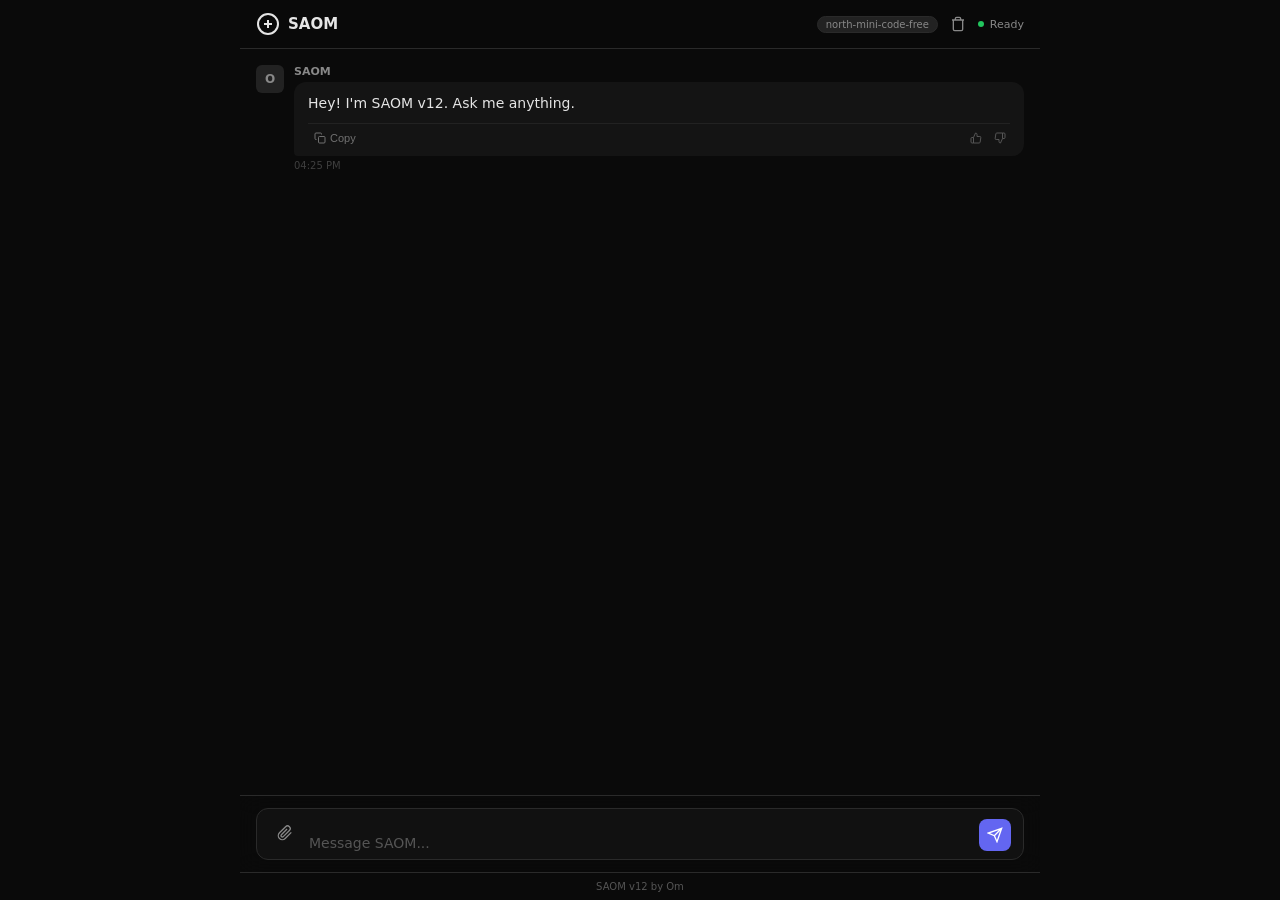
<file: index.html>
<!DOCTYPE html>
<html lang="en">
<head>
<meta charset="UTF-8">
<meta name="viewport" content="width=device-width, initial-scale=1.0, maximum-scale=1.0, user-scalable=no">
<title>SAOM</title>
<style>
*{margin:0;padding:0;box-sizing:border-box}
:root{--bg:#0a0a0a;--surface:#111;--surface2:#1a1a1a;--surface3:#222;--border:#2a2a2a;--text:#e5e5e5;--text2:#888;--text3:#555;--accent:#6366f1;--user:#6366f1;--bot:#141414;--green:#22c55e}
body{font-family:-apple-system,BlinkMacSystemFont,'Segoe UI',system-ui,sans-serif;background:var(--bg);color:var(--text);height:100dvh;overflow:hidden}
#app{display:flex;flex-direction:column;height:100dvh;max-width:800px;margin:0 auto;position:relative}

header{padding:12px 16px;display:flex;align-items:center;justify-content:space-between;border-bottom:1px solid var(--border);background:rgba(10,10,10,0.85);backdrop-filter:blur(12px);-webkit-backdrop-filter:blur(12px);flex-shrink:0;position:sticky;top:0;z-index:10}
.logo{display:flex;align-items:center;gap:8px}
.logo svg{width:24px;height:24px}
.logo span{font-weight:600;font-size:15px}
.status{display:flex;align-items:center;gap:6px;font-size:11px;color:var(--text2)}
.dot{width:6px;height:6px;border-radius:50%;background:var(--green);flex-shrink:0}
.dot.loading{animation:pulse 1s infinite}
@keyframes pulse{0%,100%{opacity:1}50%{opacity:.3}}
.llm-badge{font-size:10px;padding:2px 8px;border-radius:10px;background:var(--surface3);color:var(--text2);border:1px solid var(--border);cursor:default;transition:background .2s}
.llm-badge:hover{background:var(--border)}
.header-actions{display:flex;align-items:center;gap:8px}
.icon-btn{background:none;border:none;color:var(--text2);cursor:pointer;padding:4px;border-radius:6px;display:flex;align-items:center;justify-content:center;transition:background .2s}
.icon-btn:hover{background:var(--surface3)}
.icon-btn svg{width:16px;height:16px}
#upload-btn{flex-shrink:0;padding:8px;margin-bottom:2px}

#messages{flex:1;overflow-y:auto;padding:16px;display:flex;flex-direction:column;gap:16px;scroll-behavior:smooth}
.msg{display:flex;gap:10px;max-width:100%;animation:fadeIn .2s ease;position:relative}
@keyframes fadeIn{from{opacity:0;transform:translateY(4px)}to{opacity:1;transform:none}}
.avatar{width:28px;height:28px;border-radius:6px;display:flex;align-items:center;justify-content:center;font-size:12px;font-weight:600;flex-shrink:0}
.avatar.user{background:var(--accent);color:#fff}
.avatar.bot{background:var(--surface3);color:var(--text2)}
.msg-content{flex:1;min-width:0}
.msg-name{font-size:11px;font-weight:600;margin-bottom:4px;color:var(--text2)}
.msg-text{font-size:14px;line-height:1.65;padding:10px 14px;background:var(--bot);border-radius:12px 12px 12px 4px;position:relative;min-height:20px}
.msg.user .msg-text{background:var(--accent);color:#fff;border-radius:12px 12px 4px 12px}
.msg-body{white-space:pre-wrap;word-break:break-word}
.msg-text code{background:rgba(0,0,0,0.3);padding:1px 5px;border-radius:3px;font-size:13px;font-family:'SF Mono',Consolas,monospace}
.msg-text pre{background:rgba(0,0,0,0.4);border:1px solid var(--border);border-radius:8px;padding:12px;margin:8px 0;overflow-x:auto}
.msg-text pre code{background:none;padding:0}
.msg-time{font-size:10px;color:var(--text3);margin-top:4px;opacity:.7}

.msg-actions{display:flex;align-items:center;justify-content:space-between;margin-top:8px;padding-top:6px;border-top:1px solid rgba(255,255,255,0.06);gap:8px}
.copy-btn{background:none;border:none;color:var(--text2);cursor:pointer;padding:2px 6px;border-radius:4px;font-size:11px;display:inline-flex;align-items:center;gap:4px;transition:all .2s;opacity:0.8}
.copy-btn:hover{background:var(--surface3);color:var(--text);opacity:1}
.msg.user .msg-actions{border-top-color:rgba(255,255,255,0.18)}
.msg.user .copy-btn{color:rgba(255,255,255,0.75)}
.msg.user .copy-btn:hover{background:rgba(255,255,255,0.15);color:#fff}
.msg-feedback{display:flex;gap:4px;margin-left:auto}
.feedback-btn{background:none;border:none;color:var(--text3);cursor:pointer;padding:2px 4px;border-radius:4px;display:inline-flex;align-items:center;justify-content:center;transition:all .2s}
.feedback-btn:hover{color:var(--accent)}
.feedback-btn.active{color:var(--accent)}

.cursor{display:inline-block;width:2px;height:14px;background:var(--accent);margin-left:2px;animation:blink 1s infinite;vertical-align:text-bottom}
@keyframes blink{0%,50%{opacity:1}51%,100%{opacity:0}}

.typing{display:flex;gap:4px;padding:8px 0}
.typing span{width:5px;height:5px;background:var(--text2);border-radius:50%;animation:bounce 1.4s infinite ease-in-out}
.typing span:nth-child(2){animation-delay:.2s}
.typing span:nth-child(3){animation-delay:.4s}
@keyframes bounce{0%,80%,100%{transform:scale(.5);opacity:.3}40%{transform:scale(1);opacity:1}}

#input-area{padding:12px 16px;border-top:1px solid var(--border);background:rgba(10,10,10,0.9);backdrop-filter:blur(12px);-webkit-backdrop-filter:blur(12px);flex-shrink:0}
#input-wrap{display:flex;align-items:flex-end;gap:8px;background:var(--surface);border:1px solid var(--border);border-radius:12px;padding:8px 12px;transition:border-color .2s}
#input-wrap:focus-within{border-color:var(--accent)}
#chat-input{flex:1;background:none;border:none;color:var(--text);font-size:14px;font-family:inherit;outline:none;resize:none;max-height:120px}
#chat-input::placeholder{color:var(--text3)}
#send-btn{width:32px;height:32px;border-radius:8px;border:none;background:var(--accent);color:#fff;cursor:pointer;display:flex;align-items:center;justify-content:center;flex-shrink:0;transition:opacity .2s,transform .1s}
#send-btn:hover{transform:scale(1.05)}
#send-btn:disabled{opacity:.3;cursor:not-allowed;transform:none}
#send-btn svg{width:16px;height:16px}

footer{padding:8px 16px;text-align:center;font-size:10px;color:var(--text3);border-top:1px solid var(--border);flex-shrink:0}

@media(max-width:640px){
  #app{max-width:100%}
  header{padding:10px 12px}
  #messages{padding:12px;gap:12px}
  #input-area{padding:8px 12px}
  .avatar{width:24px;height:24px;font-size:10px}
  .msg-text{font-size:13px;padding:8px 10px}
  .msg-content .msg-name{font-size:10px}
}
</style>
</head>
<body>
<div id="app">
  <header>
    <div class="logo">
      <svg viewBox="0 0 24 24" fill="none" stroke="currentColor" stroke-width="2"><circle cx="12" cy="12" r="10"/><path d="M8 12h8M12 8v8"/></svg>
      <span>SAOM</span>
    </div>
    <div class="header-actions">
      <span class="llm-badge" id="llm">north-mini-code-free</span>
      <button class="icon-btn" id="clear-btn" title="Clear chat">
        <svg viewBox="0 0 24 24" fill="none" stroke="currentColor" stroke-width="2"><path d="M3 6h18M8 6V4a2 2 0 012-2h4a2 2 0 012 2v2m3 0v14a2 2 0 01-2 2H7a2 2 0 01-2-2V6h14"/></svg>
      </button>
      <div class="status"><span class="dot" id="dot"></span><span id="status-text">Ready</span></div>
    </div>
  </header>
  <div id="messages"></div>
  <div id="input-area">
    <div id="input-wrap">
      <input type="file" id="file-input" accept=".py,.php,.html,.htm,.js,.jsx,.ts,.tsx,.java,.go,.rb,.c,.cpp,.h,.cs,.css,.sql,.sh,.json" style="display:none" onchange="handleFileUpload(this.files[0])">
      <button id="upload-btn" class="icon-btn" title="Upload a code file to find bugs" onclick="document.getElementById('file-input').click()">
        <svg viewBox="0 0 24 24" width="18" height="18" fill="none" stroke="currentColor" stroke-width="2"><path d="M21.44 11.05l-9.19 9.19a6 6 0 01-8.49-8.49l9.19-9.19a4 4 0 015.66 5.66l-9.2 9.19a2 2 0 01-2.83-2.83l8.49-8.48"/></svg>
      </button>
      <textarea id="chat-input" rows="1" placeholder="Message SAOM..." onkeydown="handleKey(event)" oninput="autoResize(this)"></textarea>
      <button id="send-btn" onclick="send()"><svg viewBox="0 0 24 24" fill="none" stroke="currentColor" stroke-width="2"><path d="M22 2L11 13M22 2l-7 20-4-9-9-4z"/></svg></button>
    </div>
  </div>
  <footer>SAOM v12 by Om</footer>
</div>
<script>
var SESSION='s'+Date.now(),WORKING=false;
var CONV_HISTORY=[];
var MAX_HISTORY=20;

function saveSession(){
  try{
    localStorage.setItem('saom_session',JSON.stringify({
      sessionId:SESSION,
      history:CONV_HISTORY.slice(-MAX_HISTORY)
    }));
  }catch(e){console.error('saveSession failed',e);}
}

// Restore session or show default greeting
(function(){
  var saved=localStorage.getItem('saom_session');
  if(saved){
    try{
      var data=JSON.parse(saved);
      if(data&&data.history&&data.history.length>0){
        CONV_HISTORY=data.history;
        SESSION=data.sessionId||SESSION;
        for(var i=0;i<data.history.length;i++){
          var h=data.history[i];
          addMsg(h.role,h.content,h.name,false);
        }
        scrollBottom();
        return;
      }
    }catch(e){console.error('loadSession failed',e);}
  }
  addMsg('bot','Hey! I\'m SAOM v12. Ask me anything.','SAOM',true);
})();

function handleKey(e){if(e.key==='Enter'&&!e.shiftKey){e.preventDefault();send()}}
function autoResize(el){el.style.height='auto';el.style.height=Math.min(el.scrollHeight,120)+'px'}

async function handleFileUpload(file){
  if(!file) return;
  document.getElementById('file-input').value='';  // allow re-selecting the same file later

  addMsg('user', 'Uploaded '+file.name+' for review', 'You', true);
  var msgObj = addMsg('assistant', 'Uploading\u2026', 'SAOM', true);
  setStatus('working','Analyzing file');

  var fd = new FormData();
  fd.append('file', file);
  fd.append('session_id', SESSION);
  var uploadResp;
  try{
    var r = await fetch('/api/upload', {method:'POST', body: fd});
    uploadResp = await r.json();
    if(!r.ok || uploadResp.error){
      msgObj.msgBody.innerHTML = renderRichText('Upload failed: ' + (uploadResp.error || r.status));
      setStatus('ready','Ready');
      return;
    }
  }catch(e){
    msgObj.msgBody.innerHTML = renderRichText('Upload failed: ' + e.message);
    setStatus('ready','Ready');
    return;
  }

  msgObj.msgBody.innerHTML = renderRichText(
    'Reviewing ' + uploadResp.filename + ' (' + uploadResp.language + ', ' + uploadResp.size + ' bytes)\u2026 this can take a bit for a full review.');

  var jobId = uploadResp.job_id, tries = 0, maxTries = 180;  // up to ~3 min of polling
  var poll = async function(){
    tries++;
    var statusResp;
    try{
      var sr = await fetch('/api/analyze/' + jobId);
      statusResp = await sr.json();
    }catch(e){
      msgObj.msgBody.innerHTML = renderRichText('Lost connection while checking analysis status: ' + e.message);
      setStatus('ready','Ready');
      return;
    }
    if(statusResp.status === 'done'){
      var reportText = 'Review of ' + uploadResp.filename + ':\n\n' + statusResp.bugs_report;
      var html = renderRichText(reportText);
      if(statusResp.has_fixed_code){
        html += '<div style="margin-top:10px"><a href="/api/download/' + jobId + '" download ' +
                'style="display:inline-flex;align-items:center;gap:6px;padding:6px 12px;background:var(--accent);' +
                'color:#fff;border-radius:8px;text-decoration:none;font-size:13px">\u2b07 Download fixed file</a></div>';
        reportText += '\n\n[Download link available for 2 hours after analysis \u2014 re-upload if it expires]';
      }
      msgObj.msgBody.innerHTML = html;
      if(msgObj.historyIndex>=0 && CONV_HISTORY[msgObj.historyIndex]){
        CONV_HISTORY[msgObj.historyIndex].content = reportText;
        saveSession();
      }
      attachActions(msgObj.msgText, 'assistant');
      setStatus('ready','Ready');
      scrollBottom();
      return;
    }
    if(statusResp.status === 'error'){
      msgObj.msgBody.innerHTML = renderRichText('Analysis failed: ' + (statusResp.error || 'unknown error'));
      setStatus('ready','Ready');
      return;
    }
    if(tries >= maxTries){
      msgObj.msgBody.innerHTML = renderRichText('Still running \u2014 this is taking longer than expected. Try again shortly.');
      setStatus('ready','Ready');
      return;
    }
    setTimeout(poll, 1000);
  };
  poll();
}

function setStatus(s,t){document.getElementById('dot').className='dot'+(s==='working'?' loading':'');document.getElementById('status-text').textContent=t}
function scrollBottom(){var m=document.getElementById('messages');m.scrollTop=m.scrollHeight}

function attachActions(msgTextEl,role){
  if(msgTextEl.querySelector('.msg-actions')) return;
  var actions=document.createElement('div');
  actions.className='msg-actions';
  var html='<button class="copy-btn" onclick="copyMsg(this)" title="Copy text"><svg viewBox="0 0 24 24" width="12" height="12" fill="none" stroke="currentColor" stroke-width="2"><rect x="9" y="9" width="13" height="13" rx="2"/><path d="M5 15H4a2 2 0 01-2-2V4a2 2 0 012-2h9a2 2 0 012 2v1"/></svg><span>Copy</span></button>';
  // Feedback (helpful/not helpful) only makes sense on the assistant's replies,
  // not on the user's own message bubble.
  if(role!=='user'){
    html+='<div class="msg-feedback"><button class="feedback-btn" onclick="feedback(this,1)" title="Helpful"><svg viewBox="0 0 24 24" width="12" height="12" fill="none" stroke="currentColor" stroke-width="2"><path d="M14 9V5a3 3 0 00-3-3l-4 9v11h11.28a2 2 0 002-1.7l1.38-9a2 2 0 00-2-2.3zM7 22H4a2 2 0 01-2-2v-7a2 2 0 012-2h3"/></svg></button><button class="feedback-btn" onclick="feedback(this,0)" title="Not helpful"><svg viewBox="0 0 24 24" width="12" height="12" fill="none" stroke="currentColor" stroke-width="2"><path d="M10 15v4a3 3 0 003 3l4-9V2H5.72a2 2 0 00-2 1.7l-1.38 9a2 2 0 002 2.3zm7-13h3a2 2 0 012 2v7a2 2 0 01-2 2h-3"/></svg></button></div>';
  }
  actions.innerHTML=html;
  msgTextEl.appendChild(actions);
}

// Minimal, safe markdown-ish rendering: escapes HTML first (so nothing the
// model or user typed can inject markup), then turns ```code fences```,
// `inline code`, and **bold** into real elements. The CSS already has
// .msg-text pre/code rules defined but nothing used to actually produce
// <pre>/<code> elements — messages were always plain text.
function escapeHtml(s){
  return s.replace(/&/g,'&amp;').replace(/</g,'&lt;').replace(/>/g,'&gt;');
}
function renderRichText(text){
  var out=escapeHtml(text);
  out=out.replace(/```[a-zA-Z0-9_+-]*\n?([\s\S]*?)```/g,function(m,code){
    return '<pre><code>'+code.replace(/\n$/,'')+'</code></pre>';
  });
  out=out.replace(/`([^`\n]+)`/g,'<code>$1</code>');
  out=out.replace(/\*\*([^*\n]+)\*\*/g,'<strong>$1</strong>');
  return out;
}

function addMsg(role,text,name,save){
  if(save===undefined) save=true;
  var d=document.createElement('div');
  d.className='msg '+(role==='user'?'user':'');
  var av=role==='user'?'<div class="avatar user">Y</div>':'<div class="avatar bot">O</div>';
  var nm=name||(role==='user'?'You':'SAOM');
  
  d.innerHTML=av+'<div class="msg-content"><div class="msg-name">'+nm+'</div><div class="msg-text"><div class="msg-body"></div></div><div class="msg-time">'+new Date().toLocaleTimeString([],{hour:'2-digit',minute:'2-digit'})+'</div></div>';
  
  var msgText=d.querySelector('.msg-text');
  var msgBody=d.querySelector('.msg-body');
  msgBody.innerHTML=renderRichText(text);

  document.getElementById('messages').appendChild(d);
  scrollBottom();

  var idx = -1;
  if(save){
    CONV_HISTORY.push({role:role,content:text,name:nm});
    idx = CONV_HISTORY.length - 1;
    saveSession();
  }

  if(text && text.length>0){
    attachActions(msgText,role);
  }

  return {msgText:msgText, msgBody:msgBody, historyIndex:idx};
}

function copyMsg(btn){
  var msgText=btn.closest('.msg-text');
  var msgBody=msgText?msgText.querySelector('.msg-body'):null;
  var text=msgBody?msgBody.textContent:'';
  var label=btn.querySelector('span');
  
  navigator.clipboard.writeText(text).then(function(){
    if(label) label.textContent='Copied!';
    setTimeout(function(){ if(label) label.textContent='Copy'; },1500);
  }).catch(function(){
    if(label) label.textContent='Failed';
    setTimeout(function(){ if(label) label.textContent='Copy'; },1500);
  });
}

function feedback(btn,liked){
  btn.classList.add('active');
  setTimeout(function(){btn.classList.remove('active')},1000);
}

function showTyping(){
  var d=document.createElement('div');d.className='msg';d.id='typing-msg';
  d.innerHTML='<div class="avatar bot">O</div><div class="msg-content"><div class="msg-name">SAOM</div><div class="typing"><span></span><span></span><span></span></div></div>';
  document.getElementById('messages').appendChild(d);scrollBottom();
}
function removeTyping(){var e=document.getElementById('typing-msg');if(e)e.remove()}

function clearChat(){
  CONV_HISTORY=[];
  document.getElementById('messages').innerHTML='';
  addMsg('bot','Hey! I\'m SAOM v12. Ask me anything.','SAOM',true);
  saveSession();
}
document.getElementById('clear-btn').addEventListener('click',clearChat);

async function send(){
  var input=document.getElementById('chat-input');
  var msg=input.value.trim();
  if(!msg||WORKING)return;
  input.value='';input.style.height='auto';
  
  addMsg('user',msg);
  WORKING=true;showTyping();setStatus('working','Thinking...');

  var msgObj=null,started=false,fullText='';
  try{
    var resp=await fetch('/api/chat/stream',{
      method:'POST',
      headers:{'Content-Type':'application/json'},
      body:JSON.stringify({message:msg,session_id:SESSION,history:CONV_HISTORY.slice(-16)})
    });

    if(!resp.ok){
      // Rate-limit (429), auth (401), or a server error all come back as a plain
      // JSON body, not an SSE stream. Previously this fell straight into the
      // stream-reading loop below, which silently skipped every non-"data: "
      // line and surfaced nothing — the request visibly did nothing, which
      // looked identical to "stuck" whether or not it was actually rate-limited.
      var errText='Request failed (HTTP '+resp.status+').';
      try{
        var errJson=await resp.json();
        if(errJson&&errJson.error) errText=errJson.error;
      }catch(e){}
      removeTyping();
      addMsg('assistant',errText,'SAOM',true);
      setStatus('ready','Ready');
      WORKING=false;
      return;
    }

    var reader=resp.body.getReader(),dec=new TextDecoder(),buf='';
    while(true){
      var res=await reader.read();
      if(res.done) break;
      buf+=dec.decode(res.value,{stream:true});
      var lines=buf.split('\n');
      buf=lines.pop();
      
      for(var i=0;i<lines.length;i++){
        var line=lines[i];
        if(!line.startsWith('data: '))continue;
        try{
          var c=JSON.parse(line.slice(6));
          if(c.provider){
            document.getElementById('llm').textContent=c.provider;
            continue;
          }
          if(!started){
            removeTyping();
            msgObj=addMsg('assistant','','SAOM',true);
            started=true;
            setStatus('working','Generating...');
          }
          if(c.chunk&&msgObj){
            fullText+=c.chunk;
            msgObj.msgBody.textContent=fullText;
            if(msgObj.historyIndex>=0 && CONV_HISTORY[msgObj.historyIndex]){
              CONV_HISTORY[msgObj.historyIndex].content=fullText;
              saveSession();
            }
            scrollBottom();
          }
          if(c.done&&c.full&&msgObj){
            fullText=c.full;
            msgObj.msgBody.innerHTML=renderRichText(fullText);
            if(msgObj.historyIndex>=0 && CONV_HISTORY[msgObj.historyIndex]){
              CONV_HISTORY[msgObj.historyIndex].content=fullText;
              saveSession();
            }
            scrollBottom();
          }
        }catch(e){}
      }
    }
    
    if(!started){
      removeTyping();
      msgObj=addMsg('assistant','No response','SAOM',true);
      fullText='No response';
    }
    
    // STREAMING CLOSED -> Attach Copy/Feedback actions & update saved history
    if(msgObj && msgObj.msgText){
      msgObj.msgBody.innerHTML=renderRichText(fullText);
      attachActions(msgObj.msgText,'assistant');
      if(msgObj.historyIndex>=0 && CONV_HISTORY[msgObj.historyIndex]){
        CONV_HISTORY[msgObj.historyIndex].content=fullText;
        saveSession();
      }
    }
    setStatus('ready','Ready');
  }catch(e){
    removeTyping();
    addMsg('assistant','Error: '+e.message);
    setStatus('ready','Ready');
  }
  WORKING=false;
}
</script>
</body>
</html>
</file>
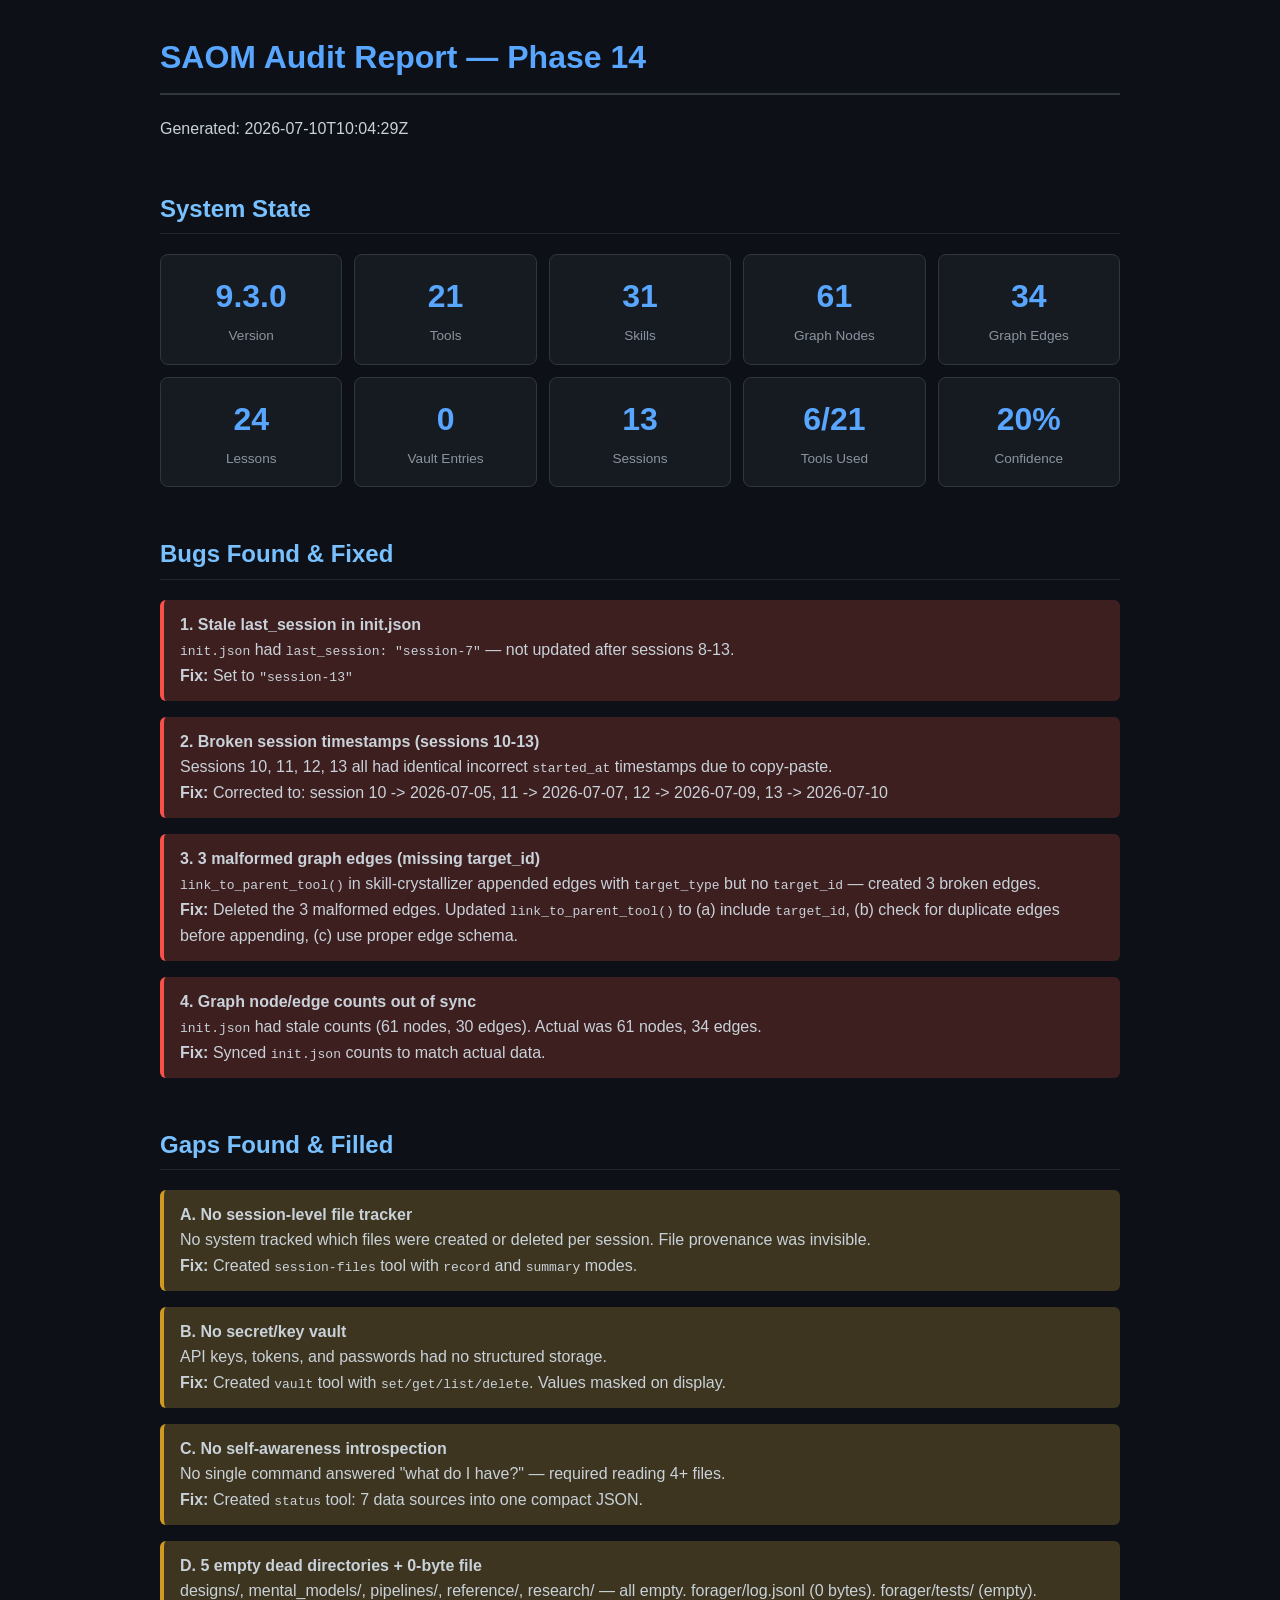
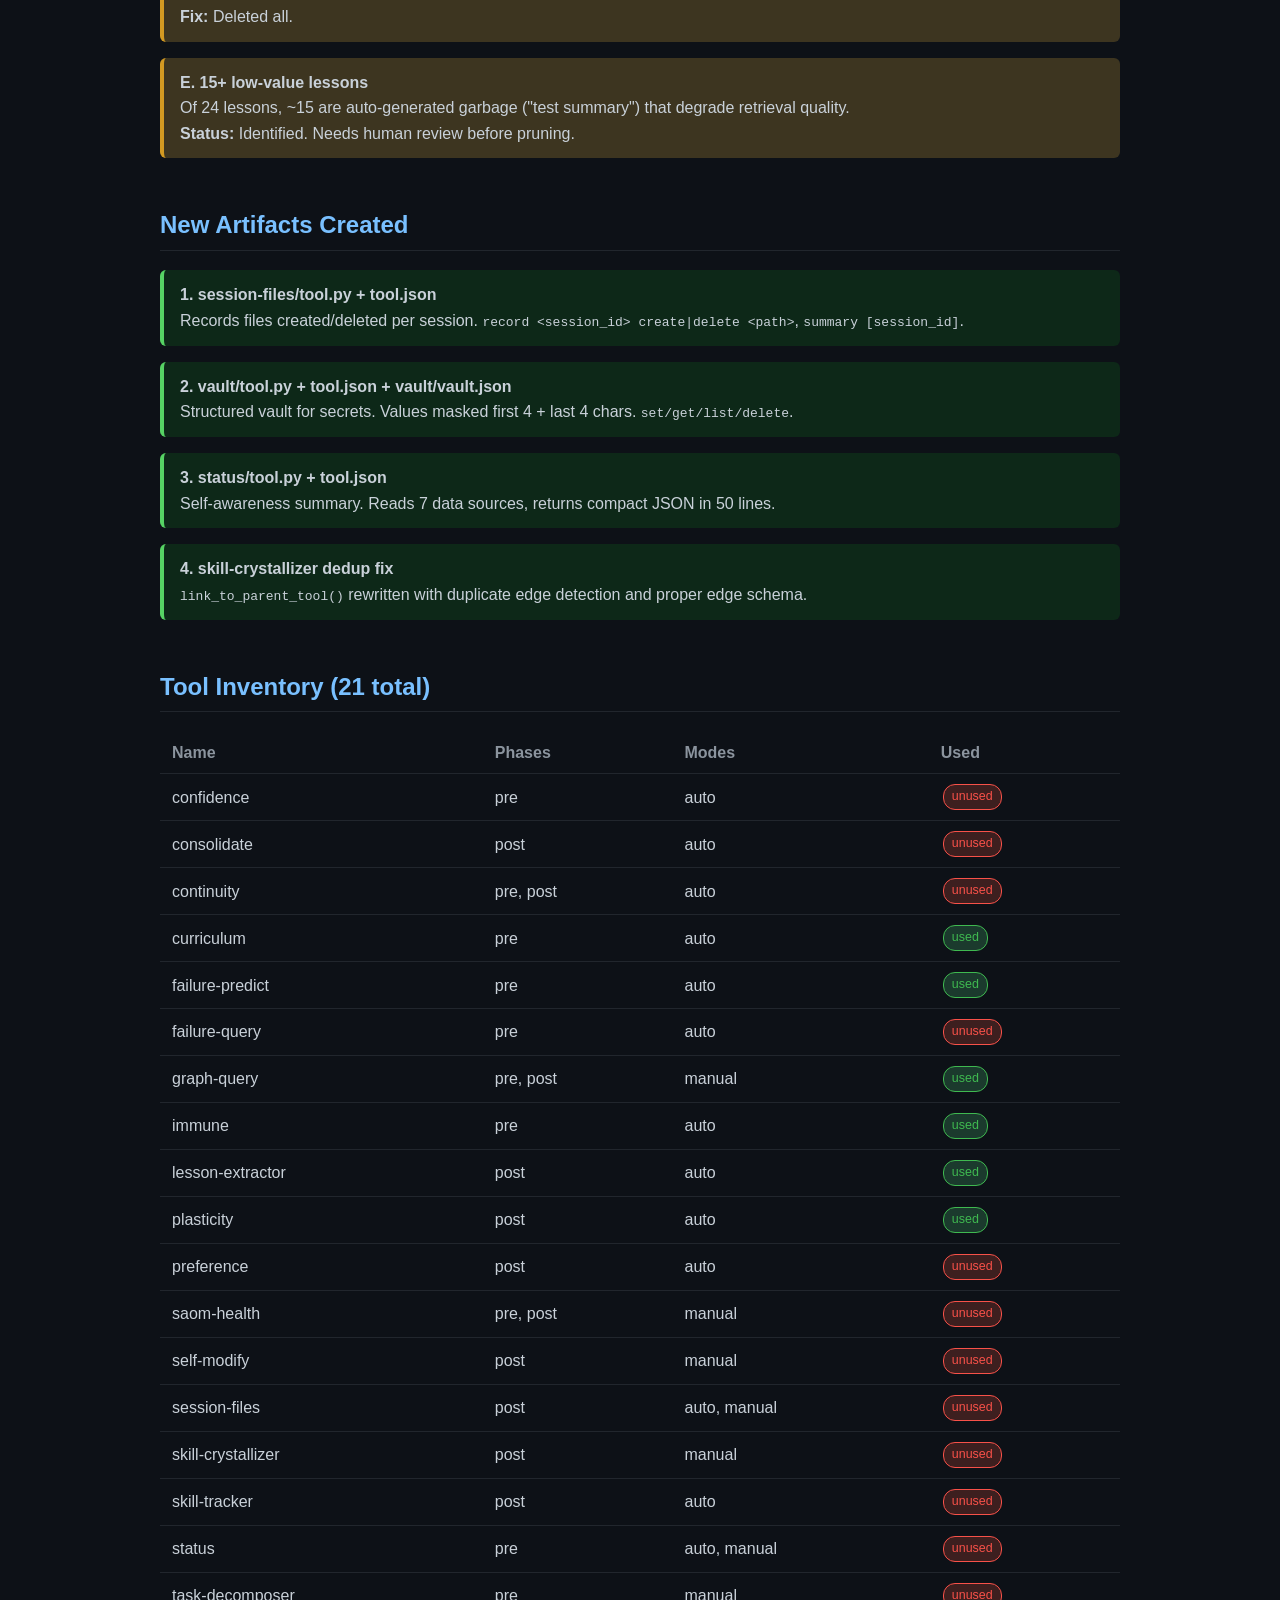
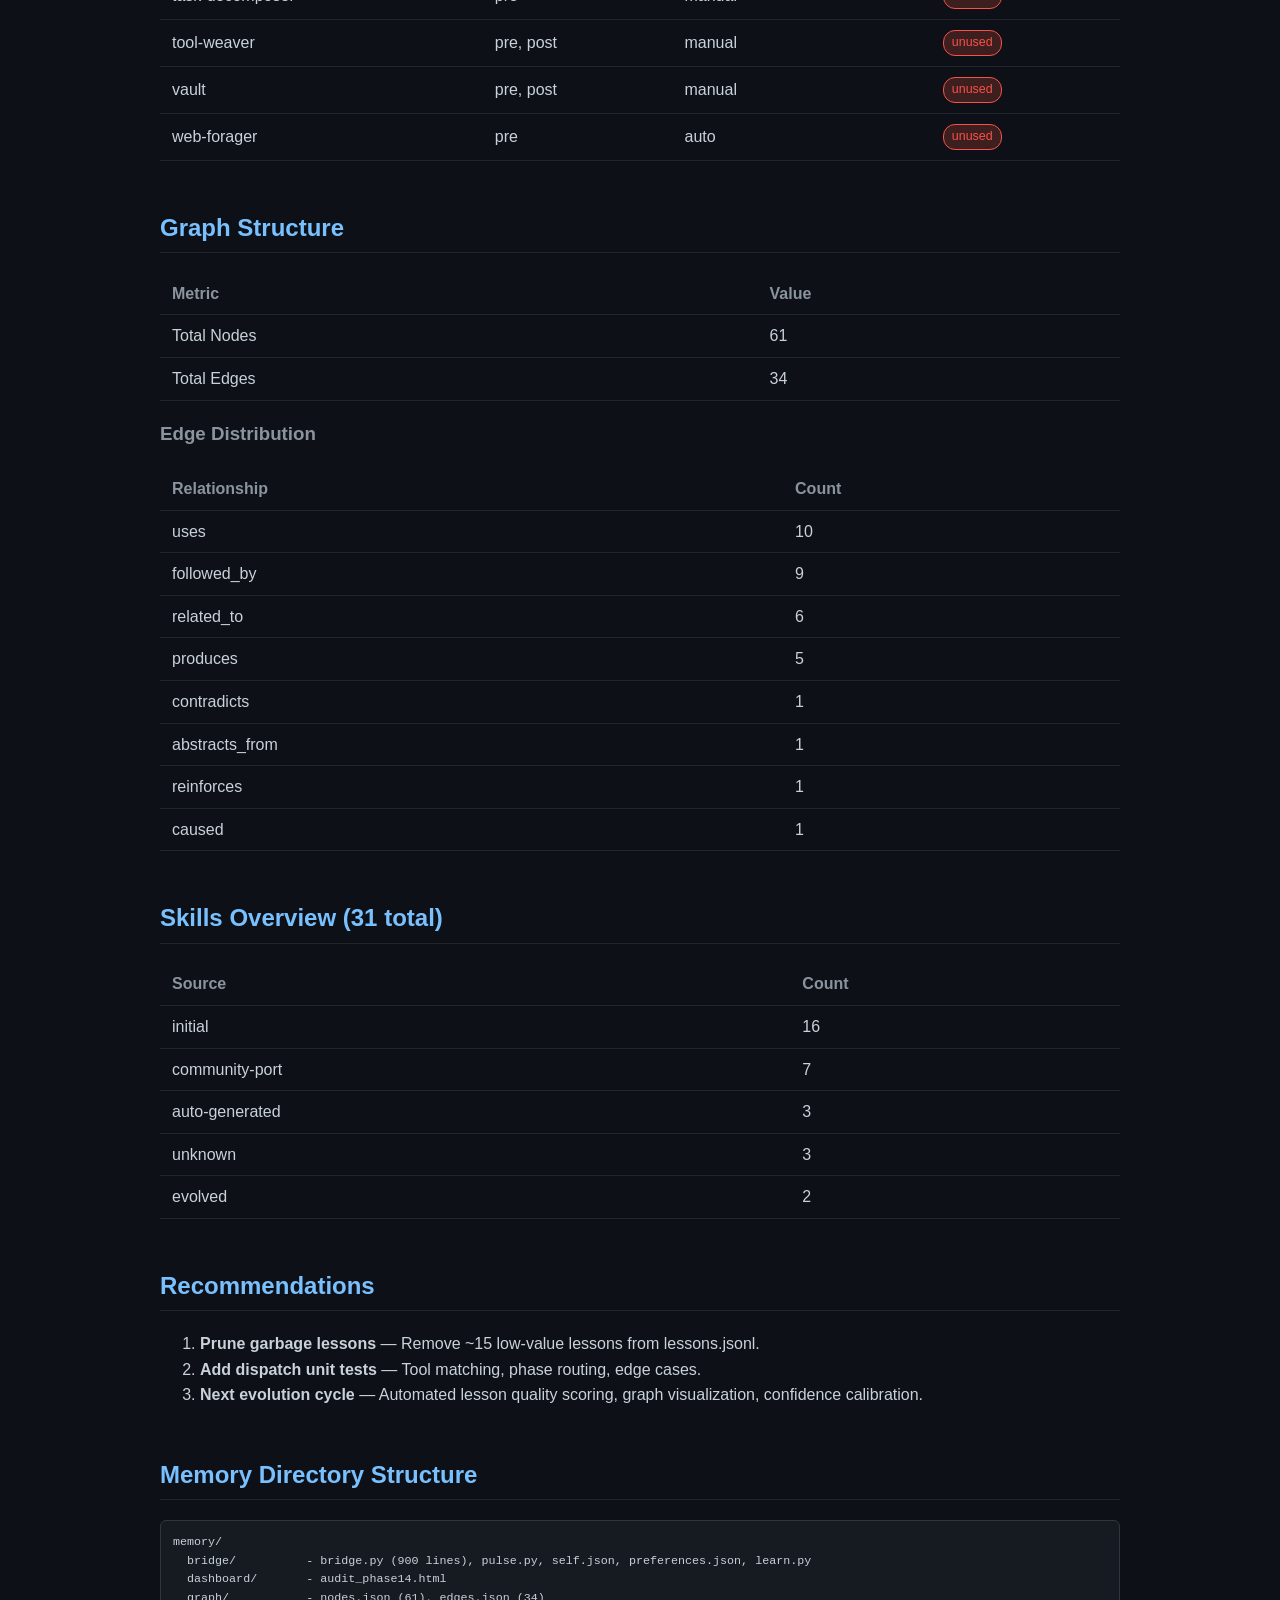
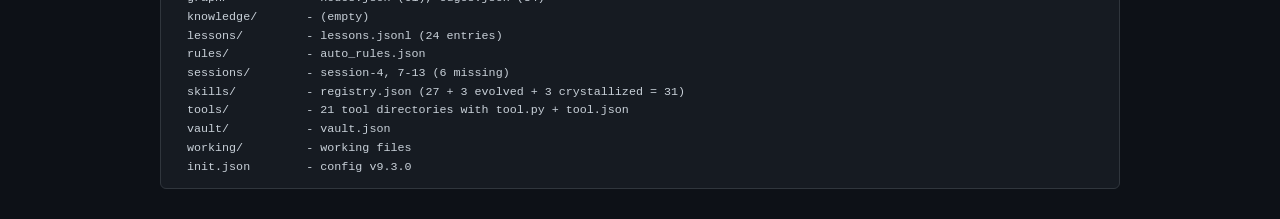
<file: saom/memory/dashboard/audit_phase14.html>
<!DOCTYPE html>
<html lang="en">
<head>
<meta charset="UTF-8">
<title>SAOM Audit Report — Phase 14</title>
<style>
body { font-family: -apple-system, BlinkMacSystemFont, 'Segoe UI', Roboto, sans-serif; max-width: 960px; margin: 2em auto; padding: 0 1em; background: #0d1117; color: #c9d1d9; line-height: 1.6; }
h1 { color: #58a6ff; border-bottom: 2px solid #30363d; padding-bottom: .3em; }
h2 { color: #79c0ff; margin-top: 2em; border-bottom: 1px solid #21262d; padding-bottom: .2em; }
h3 { color: #8b949e; }
.stat-grid { display: grid; grid-template-columns: repeat(auto-fill, minmax(180px, 1fr)); gap: 12px; margin: 1em 0; }
.stat-card { background: #161b22; border: 1px solid #30363d; border-radius: 8px; padding: 16px; text-align: center; }
.stat-value { font-size: 2em; font-weight: 700; color: #58a6ff; display: block; }
.stat-label { font-size: .85em; color: #8b949e; margin-top: 4px; }
.badge { display: inline-block; padding: 2px 8px; border-radius: 12px; font-size: .78em; margin: 2px; }
.badge-green { background: #1b3a2d; color: #3fb950; border: 1px solid #3fb950; }
.badge-red { background: #3d1f1f; color: #f85149; border: 1px solid #f85149; }
.badge-blue { background: #1f2d3d; color: #58a6ff; border: 1px solid #58a6ff; }
.badge-yellow { background: #3d3520; color: #d29922; border: 1px solid #d29922; }
table { width: 100%; border-collapse: collapse; margin: 1em 0; }
th, td { padding: 8px 12px; text-align: left; border-bottom: 1px solid #21262d; }
th { color: #8b949e; font-weight: 600; }
tr:hover td { background: #161b22; }
.fix { background: #1b3a2d; border-left: 4px solid #3fb950; padding: 12px 16px; margin: 1em 0; border-radius: 6px; }
.bug { background: #3d1f1f; border-left: 4px solid #f85149; padding: 12px 16px; margin: 1em 0; border-radius: 6px; }
.gap { background: #3d3520; border-left: 4px solid #d29922; padding: 12px 16px; margin: 1em 0; border-radius: 6px; }
.created { background: #0d2818; border-left: 4px solid #56d364; padding: 12px 16px; margin: 1em 0; border-radius: 6px; }
pre { background: #161b22; padding: 12px; border-radius: 6px; overflow-x: auto; font-size: .9em; border: 1px solid #30363d; }
</style>
</head>
<body>
<h1>SAOM Audit Report — Phase 14</h1>
<p>Generated: 2026-07-10T10:04:29Z</p>

<h2>System State</h2>
<div class="stat-grid">
<div class="stat-card"><span class="stat-value">9.3.0</span><span class="stat-label">Version</span></div>
<div class="stat-card"><span class="stat-value">21</span><span class="stat-label">Tools</span></div>
<div class="stat-card"><span class="stat-value">31</span><span class="stat-label">Skills</span></div>
<div class="stat-card"><span class="stat-value">61</span><span class="stat-label">Graph Nodes</span></div>
<div class="stat-card"><span class="stat-value">34</span><span class="stat-label">Graph Edges</span></div>
<div class="stat-card"><span class="stat-value">24</span><span class="stat-label">Lessons</span></div>
<div class="stat-card"><span class="stat-value">0</span><span class="stat-label">Vault Entries</span></div>
<div class="stat-card"><span class="stat-value">13</span><span class="stat-label">Sessions</span></div>
<div class="stat-card"><span class="stat-value">6/21</span><span class="stat-label">Tools Used</span></div>
<div class="stat-card"><span class="stat-value">20%</span><span class="stat-label">Confidence</span></div>
</div>

<h2>Bugs Found &amp; Fixed</h2>

<div class="bug">
<strong>1. Stale last_session in init.json</strong><br>
<code>init.json</code> had <code>last_session: "session-7"</code> — not updated after sessions 8-13.<br>
<strong>Fix:</strong> Set to <code>"session-13"</code>
</div>

<div class="bug">
<strong>2. Broken session timestamps (sessions 10-13)</strong><br>
Sessions 10, 11, 12, 13 all had identical incorrect <code>started_at</code> timestamps due to copy-paste.<br>
<strong>Fix:</strong> Corrected to: session 10 -> 2026-07-05, 11 -> 2026-07-07, 12 -> 2026-07-09, 13 -> 2026-07-10
</div>

<div class="bug">
<strong>3. 3 malformed graph edges (missing target_id)</strong><br>
<code>link_to_parent_tool()</code> in skill-crystallizer appended edges with <code>target_type</code> but no <code>target_id</code> — created 3 broken edges.<br>
<strong>Fix:</strong> Deleted the 3 malformed edges. Updated <code>link_to_parent_tool()</code> to (a) include <code>target_id</code>, (b) check for duplicate edges before appending, (c) use proper edge schema.
</div>

<div class="bug">
<strong>4. Graph node/edge counts out of sync</strong><br>
<code>init.json</code> had stale counts (61 nodes, 30 edges). Actual was 61 nodes, 34 edges.<br>
<strong>Fix:</strong> Synced <code>init.json</code> counts to match actual data.
</div>

<h2>Gaps Found &amp; Filled</h2>

<div class="gap">
<strong>A. No session-level file tracker</strong><br>
No system tracked which files were created or deleted per session. File provenance was invisible.<br>
<strong>Fix:</strong> Created <code>session-files</code> tool with <code>record</code> and <code>summary</code> modes.
</div>

<div class="gap">
<strong>B. No secret/key vault</strong><br>
API keys, tokens, and passwords had no structured storage.<br>
<strong>Fix:</strong> Created <code>vault</code> tool with <code>set/get/list/delete</code>. Values masked on display.
</div>

<div class="gap">
<strong>C. No self-awareness introspection</strong><br>
No single command answered "what do I have?" — required reading 4+ files.<br>
<strong>Fix:</strong> Created <code>status</code> tool: 7 data sources into one compact JSON.
</div>

<div class="gap">
<strong>D. 5 empty dead directories + 0-byte file</strong><br>
designs/, mental_models/, pipelines/, reference/, research/ — all empty. forager/log.jsonl (0 bytes). forager/tests/ (empty).<br>
<strong>Fix:</strong> Deleted all.
</div>

<div class="gap">
<strong>E. 15+ low-value lessons</strong><br>
Of 24 lessons, ~15 are auto-generated garbage ("test summary") that degrade retrieval quality.<br>
<strong>Status:</strong> Identified. Needs human review before pruning.
</div>

<h2>New Artifacts Created</h2>

<div class="created">
<strong>1. session-files/tool.py + tool.json</strong><br>
Records files created/deleted per session. <code>record &lt;session_id&gt; create|delete &lt;path&gt;</code>, <code>summary [session_id]</code>.
</div>

<div class="created">
<strong>2. vault/tool.py + tool.json + vault/vault.json</strong><br>
Structured vault for secrets. Values masked first 4 + last 4 chars. <code>set/get/list/delete</code>.
</div>

<div class="created">
<strong>3. status/tool.py + tool.json</strong><br>
Self-awareness summary. Reads 7 data sources, returns compact JSON in 50 lines.
</div>

<div class="created">
<strong>4. skill-crystallizer dedup fix</strong><br>
<code>link_to_parent_tool()</code> rewritten with duplicate edge detection and proper edge schema.
</div>

<h2>Tool Inventory (21 total)</h2>
<table>
<tr><th>Name</th><th>Phases</th><th>Modes</th><th>Used</th></tr>
<tr><td>confidence</td><td>pre</td><td>auto</td><td><span class="badge badge-red">unused</span></td></tr>
<tr><td>consolidate</td><td>post</td><td>auto</td><td><span class="badge badge-red">unused</span></td></tr>
<tr><td>continuity</td><td>pre, post</td><td>auto</td><td><span class="badge badge-red">unused</span></td></tr>
<tr><td>curriculum</td><td>pre</td><td>auto</td><td><span class="badge badge-green">used</span></td></tr>
<tr><td>failure-predict</td><td>pre</td><td>auto</td><td><span class="badge badge-green">used</span></td></tr>
<tr><td>failure-query</td><td>pre</td><td>auto</td><td><span class="badge badge-red">unused</span></td></tr>
<tr><td>graph-query</td><td>pre, post</td><td>manual</td><td><span class="badge badge-green">used</span></td></tr>
<tr><td>immune</td><td>pre</td><td>auto</td><td><span class="badge badge-green">used</span></td></tr>
<tr><td>lesson-extractor</td><td>post</td><td>auto</td><td><span class="badge badge-green">used</span></td></tr>
<tr><td>plasticity</td><td>post</td><td>auto</td><td><span class="badge badge-green">used</span></td></tr>
<tr><td>preference</td><td>post</td><td>auto</td><td><span class="badge badge-red">unused</span></td></tr>
<tr><td>saom-health</td><td>pre, post</td><td>manual</td><td><span class="badge badge-red">unused</span></td></tr>
<tr><td>self-modify</td><td>post</td><td>manual</td><td><span class="badge badge-red">unused</span></td></tr>
<tr><td>session-files</td><td>post</td><td>auto, manual</td><td><span class="badge badge-red">unused</span></td></tr>
<tr><td>skill-crystallizer</td><td>post</td><td>manual</td><td><span class="badge badge-red">unused</span></td></tr>
<tr><td>skill-tracker</td><td>post</td><td>auto</td><td><span class="badge badge-red">unused</span></td></tr>
<tr><td>status</td><td>pre</td><td>auto, manual</td><td><span class="badge badge-red">unused</span></td></tr>
<tr><td>task-decomposer</td><td>pre</td><td>manual</td><td><span class="badge badge-red">unused</span></td></tr>
<tr><td>tool-weaver</td><td>pre, post</td><td>manual</td><td><span class="badge badge-red">unused</span></td></tr>
<tr><td>vault</td><td>pre, post</td><td>manual</td><td><span class="badge badge-red">unused</span></td></tr>
<tr><td>web-forager</td><td>pre</td><td>auto</td><td><span class="badge badge-red">unused</span></td></tr>

</table>

<h2>Graph Structure</h2>
<table>
<tr><th>Metric</th><th>Value</th></tr>
<tr><td>Total Nodes</td><td>61</td></tr>
<tr><td>Total Edges</td><td>34</td></tr>
</table>

<h3>Edge Distribution</h3>
<table>
<tr><th>Relationship</th><th>Count</th></tr>
<tr><td>uses</td><td>10</td></tr>
<tr><td>followed_by</td><td>9</td></tr>
<tr><td>related_to</td><td>6</td></tr>
<tr><td>produces</td><td>5</td></tr>
<tr><td>contradicts</td><td>1</td></tr>
<tr><td>abstracts_from</td><td>1</td></tr>
<tr><td>reinforces</td><td>1</td></tr>
<tr><td>caused</td><td>1</td></tr>

</table>

<h2>Skills Overview (31 total)</h2>
<table>
<tr><th>Source</th><th>Count</th></tr>
<tr><td>initial</td><td>16</td></tr>
<tr><td>community-port</td><td>7</td></tr>
<tr><td>auto-generated</td><td>3</td></tr>
<tr><td>unknown</td><td>3</td></tr>
<tr><td>evolved</td><td>2</td></tr>

</table>

<h2>Recommendations</h2>
<ol>
<li><strong>Prune garbage lessons</strong> — Remove ~15 low-value lessons from lessons.jsonl.</li>
<li><strong>Add dispatch unit tests</strong> — Tool matching, phase routing, edge cases.</li>
<li><strong>Next evolution cycle</strong> — Automated lesson quality scoring, graph visualization, confidence calibration.</li>
</ol>

<h2>Memory Directory Structure</h2>
<pre>
memory/
  bridge/          - bridge.py (900 lines), pulse.py, self.json, preferences.json, learn.py
  dashboard/       - audit_phase14.html
  graph/           - nodes.json (61), edges.json (34)
  knowledge/       - (empty)
  lessons/         - lessons.jsonl (24 entries)
  rules/           - auto_rules.json
  sessions/        - session-4, 7-13 (6 missing)
  skills/          - registry.json (27 + 3 evolved + 3 crystallized = 31)
  tools/           - 21 tool directories with tool.py + tool.json
  vault/           - vault.json
  working/         - working files
  init.json        - config v9.3.0
</pre>

</body>
</html>
</file>
